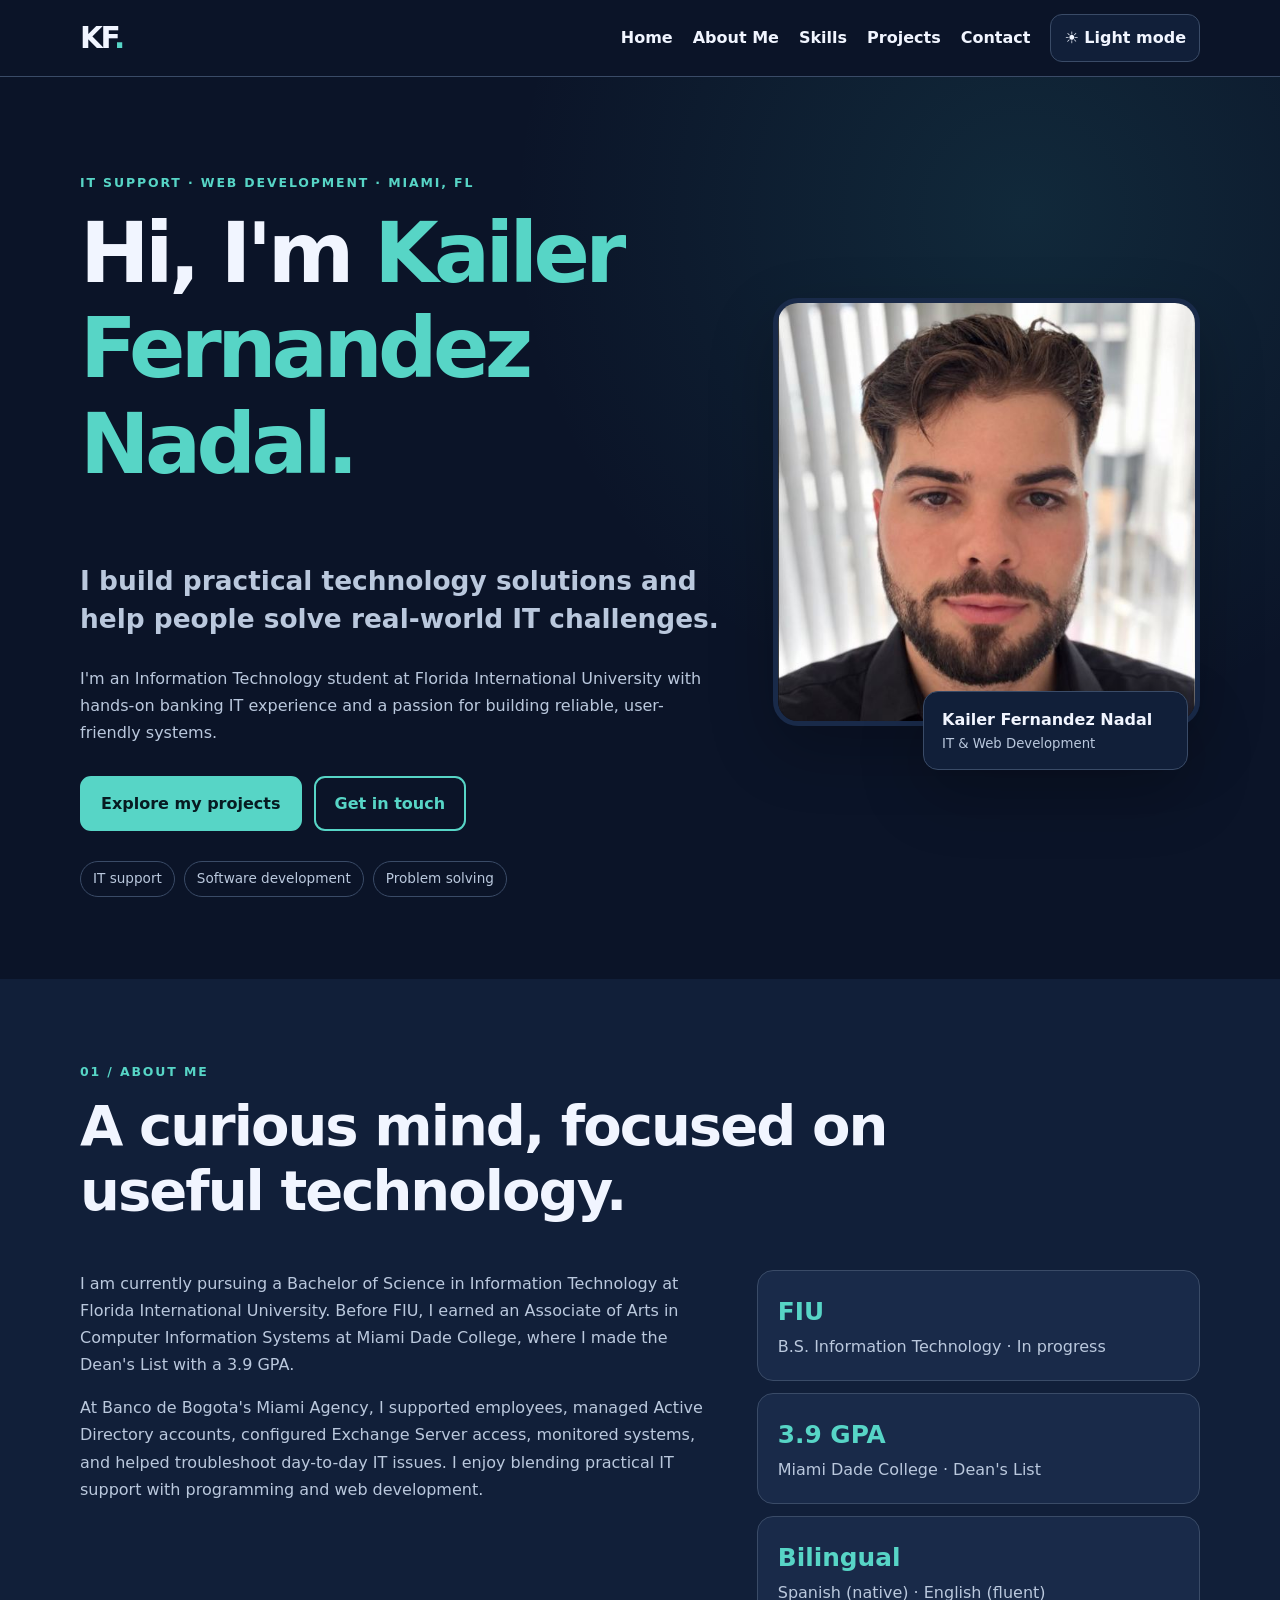
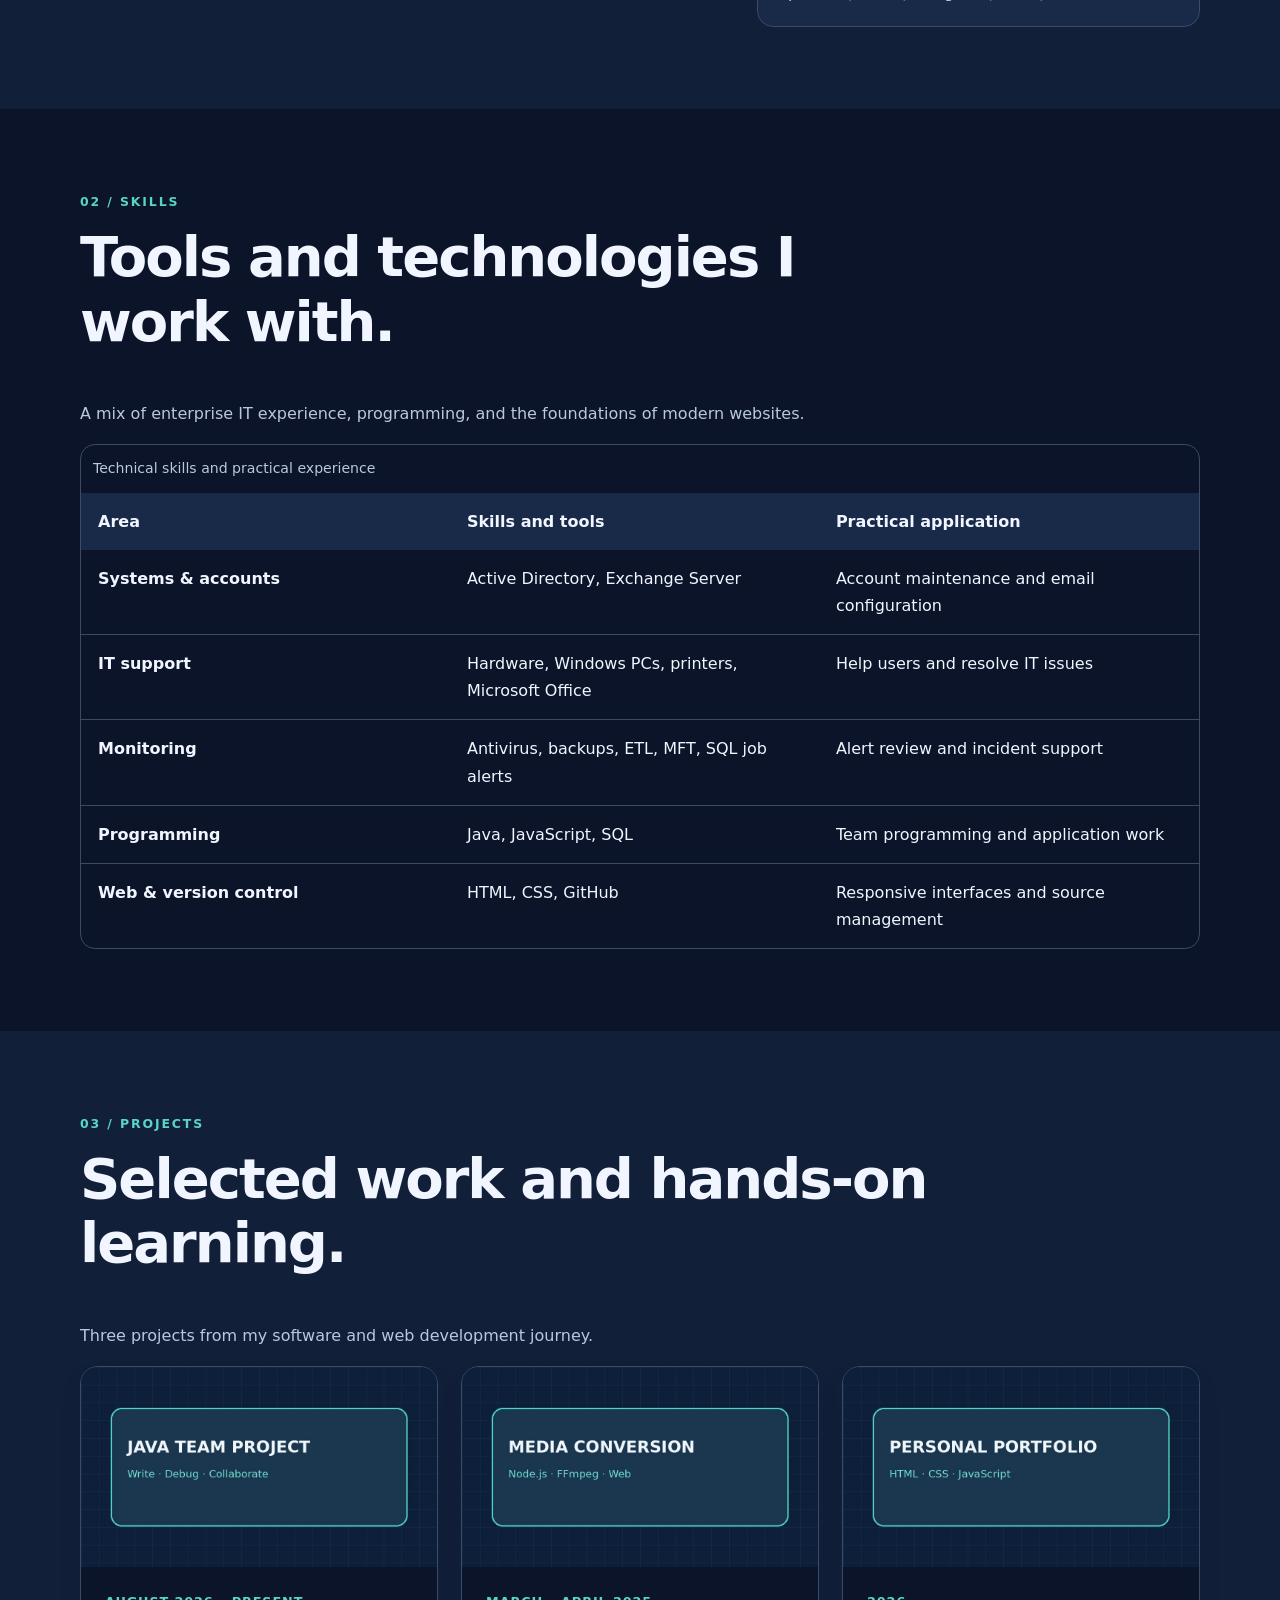
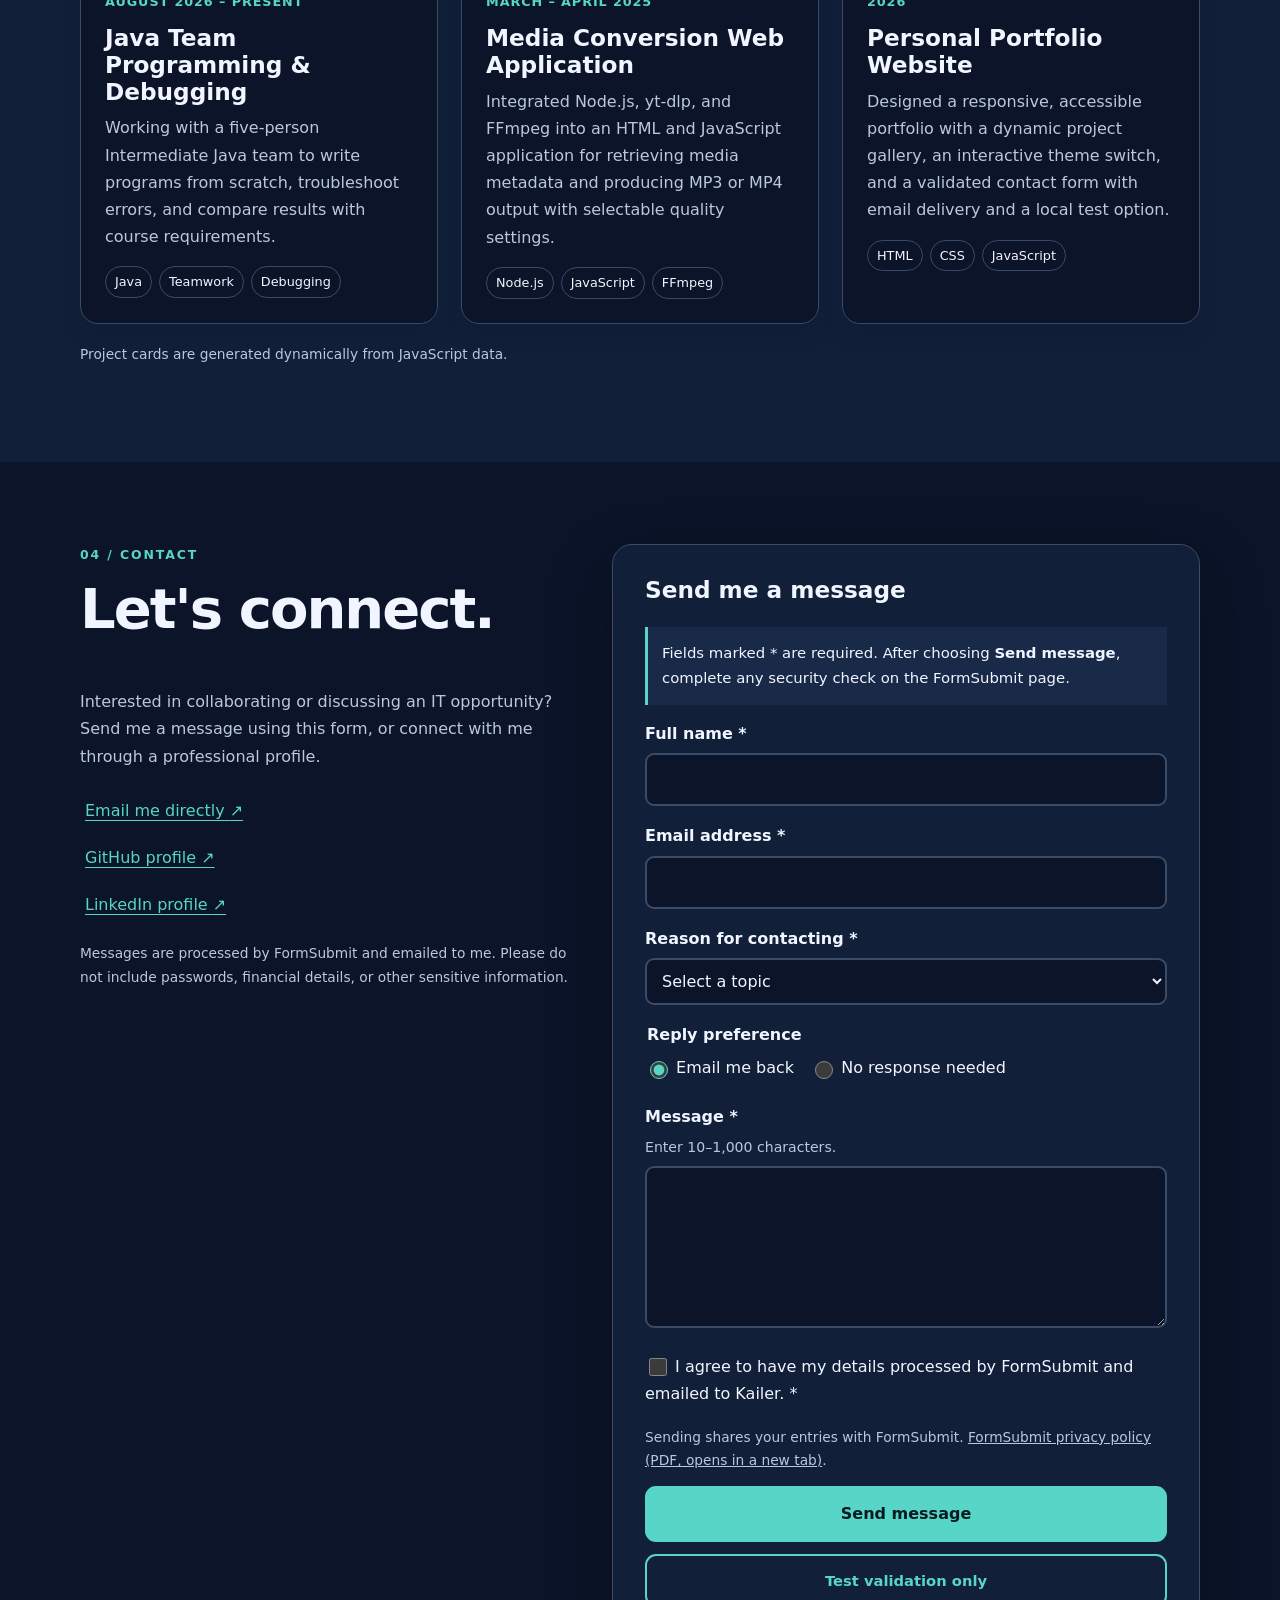
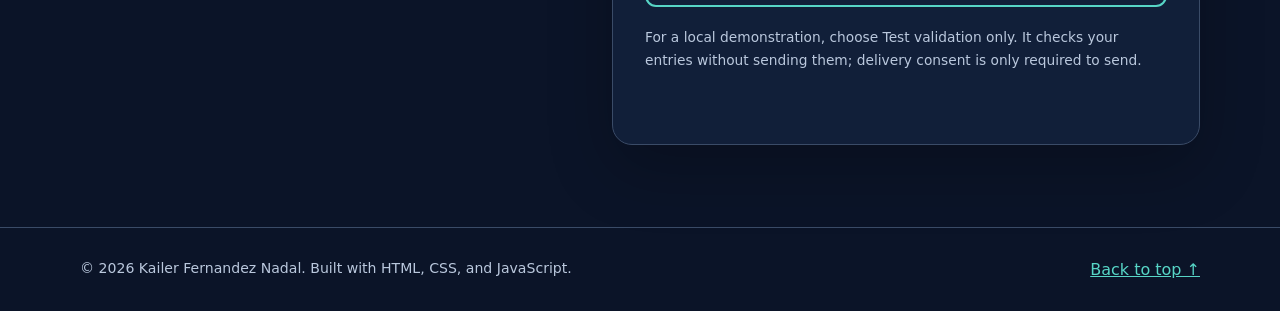
<file: index.html>
<!DOCTYPE html>
<html lang="en">
<head>
<meta charset="UTF-8">
<meta name="viewport" content="width=device-width, initial-scale=1">
<meta name="description" content="Kailer Fernandez Nadal's IT and web development portfolio showcasing skills, experience, and programming projects.">
<meta name="theme-color" content="#0c1730">
<title>Kailer Fernandez Nadal | IT & Web Development Portfolio</title>
<link rel="stylesheet" href="style.css">
<script src="script.js" defer></script>
</head>
<body>
<a class="skip-link" href="#main-content">Skip to main content</a>
<header class="site-header">
<div class="container header-inner">
<a class="brand" href="#home" aria-label="Kailer Fernandez Nadal, Home">KF<span>.</span></a>
<button id="menu-button" class="menu-button" type="button" aria-controls="primary-navigation" aria-expanded="false"><span id="menu-label">Menu</span> <span id="menu-icon" aria-hidden="true">☰</span></button>
<nav id="primary-navigation" class="navigation" aria-label="Primary navigation">
<a href="#home">Home</a><a href="#about">About Me</a><a href="#skills">Skills</a><a href="#projects">Projects</a><a href="#contact">Contact</a>
</nav>
<button id="theme-button" type="button" class="theme-button" aria-label="Switch to light theme">☀ Light mode</button>
</div>
</header>
<main id="main-content" tabindex="-1">
<section id="home" tabindex="-1" class="hero section">
<div class="container hero-layout">
<div class="hero-copy"><p class="eyebrow">IT SUPPORT · WEB DEVELOPMENT · MIAMI, FL</p><h1>Hi, I'm <span>Kailer Fernandez Nadal.</span></h1><p class="lead">I build practical technology solutions and help people solve real-world IT challenges.</p><p>I'm an Information Technology student at Florida International University with hands-on banking IT experience and a passion for building reliable, user-friendly systems.</p><div class="actions"><a class="button primary" href="#projects">Explore my projects</a><a class="button secondary" href="#contact">Get in touch</a></div><div class="micro-points"><span>IT support</span><span>Software development</span><span>Problem solving</span></div></div>
<div class="portrait-wrap"><img class="portrait" src="images/profile.jpg" alt="Professional headshot of Kailer Fernandez Nadal wearing a black shirt" width="575" height="577" fetchpriority="high"><div class="portrait-label"><strong>Kailer Fernandez Nadal</strong><span>IT & Web Development</span></div></div>
</div></section>
<section id="about" tabindex="-1" class="section about-section"><div class="container"><p class="eyebrow">01 / ABOUT ME</p><h2>A curious mind, focused on useful technology.</h2><div class="about-grid"><div><p>I am currently pursuing a Bachelor of Science in Information Technology at Florida International University. Before FIU, I earned an Associate of Arts in Computer Information Systems at Miami Dade College, where I made the Dean's List with a 3.9 GPA.</p><p>At Banco de Bogota's Miami Agency, I supported employees, managed Active Directory accounts, configured Exchange Server access, monitored systems, and helped troubleshoot day-to-day IT issues. I enjoy blending practical IT support with programming and web development.</p></div><div class="highlights"><div><strong>FIU</strong><span>B.S. Information Technology · In progress</span></div><div><strong>3.9 GPA</strong><span>Miami Dade College · Dean's List</span></div><div><strong>Bilingual</strong><span>Spanish (native) · English (fluent)</span></div></div></div></div></section>
<section id="skills" tabindex="-1" class="section skills-section"><div class="container"><p class="eyebrow">02 / SKILLS</p><h2>Tools and technologies I work with.</h2><p class="section-intro">A mix of enterprise IT experience, programming, and the foundations of modern websites.</p><div class="table-scroll"><table><caption>Technical skills and practical experience</caption><thead><tr><th scope="col">Area</th><th scope="col">Skills and tools</th><th scope="col">Practical application</th></tr></thead><tbody><tr><th scope="row">Systems & accounts</th><td>Active Directory, Exchange Server</td><td>Account maintenance and email configuration</td></tr><tr><th scope="row">IT support</th><td>Hardware, Windows PCs, printers, Microsoft Office</td><td>Help users and resolve IT issues</td></tr><tr><th scope="row">Monitoring</th><td>Antivirus, backups, ETL, MFT, SQL job alerts</td><td>Alert review and incident support</td></tr><tr><th scope="row">Programming</th><td>Java, JavaScript, SQL</td><td>Team programming and application work</td></tr><tr><th scope="row">Web & version control</th><td>HTML, CSS, GitHub</td><td>Responsive interfaces and source management</td></tr></tbody></table></div></div></section>
<section id="projects" tabindex="-1" class="section projects-section"><div class="container"><div class="section-heading"><div><p class="eyebrow">03 / PROJECTS</p><h2>Selected work and hands-on learning.</h2></div><p>Three projects from my software and web development journey.</p></div><div id="project-gallery" class="project-gallery" aria-live="polite"></div><p class="small-note">Project cards are generated dynamically from JavaScript data.</p></div></section>
<section id="contact" tabindex="-1" class="section contact-section">
<div class="container contact-layout">
<div>
<p class="eyebrow">04 / CONTACT</p>
<h2>Let's connect.</h2>
<p>Interested in collaborating or discussing an IT opportunity? Send me a message using this form, or connect with me through a professional profile.</p>
<div class="social-links">
<a href="mailto:kailer.fernandez@yahoo.com">Email me directly <span aria-hidden="true">↗</span></a>
<a href="https://github.com/KailerF" target="_blank" rel="noopener noreferrer">GitHub profile <span aria-hidden="true">↗</span></a>
<a href="https://www.linkedin.com/in/kailer-fernandez-nadal-36563238a/" target="_blank" rel="noopener noreferrer">LinkedIn profile <span aria-hidden="true">↗</span></a>
</div>
<p class="small-note">Messages are processed by FormSubmit and emailed to me. Please do not include passwords, financial details, or other sensitive information.</p>
</div>
<form id="contact-form" class="contact-form" action="https://formsubmit.co/kailer.fernandez@yahoo.com" method="POST" aria-describedby="form-instructions contact-privacy">
<h3>Send me a message</h3>
<p id="form-instructions" class="form-instructions">Fields marked * are required. After choosing <strong>Send message</strong>, complete any security check on the FormSubmit page.</p>
<input type="hidden" name="_subject" value="New portfolio message for Kailer Fernandez Nadal">
<input type="hidden" name="_template" value="table">
<input type="hidden" name="_url" value="https://kailerf.github.io/">
<div class="form-trap" aria-hidden="true">
<label for="website-trap">Leave this field empty</label>
<input type="text" id="website-trap" name="_honey" tabindex="-1" autocomplete="off">
</div>
<div class="field">
<label for="full-name">Full name <span aria-hidden="true">*</span></label>
<input id="full-name" name="name" autocomplete="name" type="text" required minlength="2" maxlength="70" aria-describedby="name-error">
<p class="field-error" id="name-error"></p>
</div>
<div class="field">
<label for="email">Email address <span aria-hidden="true">*</span></label>
<input id="email" name="email" autocomplete="email" type="email" required maxlength="100" aria-describedby="email-error">
<p class="field-error" id="email-error"></p>
</div>
<div class="field">
<label for="topic">Reason for contacting <span aria-hidden="true">*</span></label>
<select id="topic" name="topic" required aria-describedby="topic-error">
<option value="">Select a topic</option>
<option value="Job opportunity">Job opportunity</option>
<option value="Project collaboration">Project collaboration</option>
<option value="General question">General question</option>
</select>
<p class="field-error" id="topic-error"></p>
</div>
<fieldset class="field">
<legend>Reply preference</legend>
<div class="radio-row">
<label><input type="radio" name="reply_preference" value="Please reply by email" checked> Email me back</label>
<label><input type="radio" name="reply_preference" value="No response needed"> No response needed</label>
</div>
</fieldset>
<div class="field">
<label for="message">Message <span aria-hidden="true">*</span></label>
<p id="message-help" class="field-help">Enter 10–1,000 characters.</p>
<textarea id="message" name="message" rows="5" required minlength="10" maxlength="1000" aria-describedby="message-help message-error"></textarea>
<p class="field-error" id="message-error"></p>
</div>
<div class="field checkbox-row">
<label><input id="contact-consent" name="consent" value="Agreed to FormSubmit processing and email delivery" type="checkbox" required aria-describedby="consent-error contact-privacy"> I agree to have my details processed by FormSubmit and emailed to Kailer. <span aria-hidden="true">*</span></label>
<p class="field-error" id="consent-error"></p>
</div>
<p id="contact-privacy" class="small-note">Sending shares your entries with FormSubmit. <a href="https://formsubmit.co/privacy.pdf" target="_blank" rel="noopener noreferrer">FormSubmit privacy policy (PDF, opens in a new tab)</a>.</p>
<div class="contact-actions">
<button id="send-button" class="button primary submit-button" type="submit">Send message</button>
<button id="validate-button" class="button secondary validation-button" type="button" aria-describedby="validation-help" hidden>Test validation only</button>
</div>
<p id="validation-help" class="small-note" hidden>For a local demonstration, choose Test validation only. It checks your entries without sending them; delivery consent is only required to send.</p>
<p id="form-feedback" role="status" aria-live="polite" aria-atomic="true" tabindex="-1"></p>
<noscript><p class="small-note">JavaScript is off. Your browser will check required fields before opening FormSubmit. The validation-only demonstration needs JavaScript.</p></noscript>
</form>
</div>
</section>
</main>
<footer class="footer"><div class="container footer-inner"><p>© <span id="year"></span> Kailer Fernandez Nadal. Built with HTML, CSS, and JavaScript.</p><a href="#home">Back to top ↑</a></div></footer>
</body>
</html>
</file>
<file: style.css>
:root{color-scheme:dark;--bg:#0b1428;--surface:#111f39;--surface-2:#192a49;--text:#f1f5ff;--muted:#bac8dd;--accent:#57d5c6;--accent-ink:#071b22;--border:#3a4b67;--error:#ffb4ad;--shadow:0 24px 65px rgba(0,0,0,.24)}
:root[data-theme="light"]{color-scheme:light;--bg:#f5f8fd;--surface:#fff;--surface-2:#eaf0f7;--text:#14243b;--muted:#425575;--accent:#087c75;--accent-ink:#fff;--border:#a8bbd1;--error:#a7271c;--shadow:0 20px 55px rgba(35,64,90,.1)}
*{box-sizing:border-box}html{scroll-behavior:smooth;scroll-padding-top:95px}body{margin:0;font-family:system-ui,-apple-system,"Segoe UI",Arial,sans-serif;background:var(--bg);color:var(--text);line-height:1.7}a{color:inherit}button,input,select,textarea{font:inherit}button{cursor:pointer}img{max-width:100%;height:auto}h1,h2,h3,p{margin-top:0}h1,h2,h3{line-height:1.15}h1{font-size:clamp(2.6rem,9vw,5.2rem);letter-spacing:-.055em}h1 span{color:var(--accent)}h2{font-size:clamp(2rem,6vw,3.5rem);letter-spacing:-.035em;max-width:850px}h3{font-size:1.45rem}.container{width:min(1120px,calc(100% - 36px));margin-inline:auto}.section{padding:82px 0}.eyebrow{font-size:.78rem;font-weight:800;letter-spacing:.15em;color:var(--accent)}.skip-link{position:absolute;z-index:50;top:-100px;left:14px;padding:12px 20px;background:var(--accent);color:var(--accent-ink)}.skip-link:focus{top:10px}:focus-visible{outline:3px solid var(--accent);outline-offset:4px}.site-header{position:sticky;top:0;z-index:20;background:var(--bg);border-bottom:1px solid var(--border)}.header-inner{display:flex;align-items:center;flex-wrap:wrap;gap:10px;min-height:76px;padding-block:12px}.brand{font-size:1.85rem;font-weight:850;letter-spacing:-.08em;text-decoration:none;margin-right:auto}.brand span{color:var(--accent)}.menu-button,.theme-button{padding:9px 13px;border:1px solid var(--border);border-radius:12px;background:var(--surface);color:var(--text);font-weight:650;min-height:44px}.navigation{display:none;flex-basis:100%;order:3;flex-direction:column;padding:10px 0;gap:4px}.navigation.open{display:flex}.navigation a{text-decoration:none;font-weight:700;padding:11px 13px;border-radius:8px}.navigation a:hover,.navigation a:focus-visible,.social-links a:hover{background:var(--surface-2);color:var(--accent)}.hero{padding-top:95px;background:radial-gradient(circle at 80% 15%,rgba(53,169,170,.14),transparent 40%)}.hero-layout{display:grid;gap:52px;align-items:center}.hero-copy{max-width:690px}.hero .lead{font-size:clamp(1.2rem,3.3vw,1.65rem);font-weight:650;line-height:1.45}.hero-copy>p:not(.eyebrow){color:var(--muted)}.actions{display:flex;gap:12px;flex-wrap:wrap;margin:30px 0}.button{display:inline-flex;justify-content:center;align-items:center;min-height:47px;padding:12px 19px;border-radius:11px;font-weight:800;text-decoration:none;border:2px solid var(--accent);transition:transform .18s ease,background .18s ease}.button:hover{transform:translateY(-2px)}.button:active{transform:translateY(0)}.primary{background:var(--accent);color:var(--accent-ink)}.secondary{color:var(--accent);background:transparent}.micro-points{display:flex;flex-wrap:wrap;gap:9px}.micro-points span{border:1px solid var(--border);padding:5px 12px;border-radius:999px;font-size:.85rem;color:var(--muted)}.portrait-wrap{position:relative;margin-inline:auto;width:min(100%,440px)}.portrait{display:block;border-radius:25px;aspect-ratio:1/1;object-fit:cover;box-shadow:var(--shadow);border:5px solid var(--surface-2)}.portrait-label{position:relative;margin:-35px 12px 0 auto;padding:14px 18px;max-width:265px;border-radius:15px;background:var(--surface);border:1px solid var(--border);box-shadow:var(--shadow)}.portrait-label strong,.portrait-label span{display:block}.portrait-label span{font-size:.83rem;color:var(--muted)}.about-section,.projects-section{background:var(--surface)}.about-grid{display:grid;gap:34px}.about-grid p,.section-intro,.section-heading>p,.contact-layout>div>p:not(.eyebrow){color:var(--muted)}.highlights{display:grid;gap:12px}.highlights>div{background:var(--surface-2);border:1px solid var(--border);border-radius:16px;padding:20px}.highlights strong{display:block;font-size:1.55rem;color:var(--accent)}.highlights span{color:var(--muted)}.table-scroll{overflow-x:auto;border-radius:15px;border:1px solid var(--border)}table{width:100%;border-collapse:collapse;table-layout:fixed;text-align:left;font-size:.88rem}thead th:first-child{width:33%}thead th:nth-child(2){width:33%}thead th:nth-child(3){width:34%}caption{padding:12px;text-align:left;font-size:.88rem;color:var(--muted)}th,td{padding:12px 6px;border-bottom:1px solid var(--border);vertical-align:top;overflow-wrap:anywhere}thead th{background:var(--surface-2)}tbody th{font-weight:750}tr:last-child td,tr:last-child th{border-bottom:none}.project-gallery{display:grid;gap:23px}.project-card{background:var(--bg);border:1px solid var(--border);border-radius:18px;overflow:hidden;box-shadow:0 12px 24px rgba(0,0,0,.07)}.project-card img{display:block;width:100%;aspect-ratio:16/9;object-fit:cover}.project-body{padding:24px}.project-body h3{margin-bottom:9px}.project-body p{color:var(--muted)}.project-meta{font-size:.8rem;font-weight:800;color:var(--accent)!important;text-transform:uppercase;letter-spacing:.07em}.tags{display:flex;gap:7px;flex-wrap:wrap}.tags span{font-size:.8rem;border:1px solid var(--border);padding:4px 9px;border-radius:100px}.small-note{font-size:.86rem;color:var(--muted);margin-top:19px}.contact-layout{display:grid;gap:42px}.social-links{display:flex;flex-direction:column;align-items:flex-start;gap:10px;margin-top:22px}.social-links a{color:var(--accent);text-decoration:underline;text-underline-offset:4px;padding:5px}.contact-form{padding:24px;background:var(--surface);border:1px solid var(--border);border-radius:20px;box-shadow:var(--shadow)}.form-instructions{padding:14px;border-left:3px solid var(--accent);background:var(--surface-2);color:var(--text);font-size:.93rem}.field-help{margin:0 0 6px;font-size:.88rem;color:var(--muted)}.field{margin:0 0 16px;border:0;padding:0}.field label,.field legend{display:block;font-weight:700;margin-bottom:6px}.field input:not([type="radio"]):not([type="checkbox"]),.field select,.field textarea{width:100%;background:var(--bg);color:var(--text);border:2px solid var(--border);border-radius:9px;padding:11px;min-height:45px}.field textarea{resize:vertical}.radio-row{display:flex;gap:16px;flex-wrap:wrap}.radio-row label{font-weight:500}.checkbox-row label{font-weight:500}.field input[type="checkbox"],.field input[type="radio"]{accent-color:var(--accent);width:18px;height:18px;vertical-align:middle}.field [aria-invalid="true"]{border-color:var(--error)!important}.field-error{font-size:.88rem;color:var(--error);margin:4px 0 0}.submit-button{width:100%}#form-feedback{font-weight:750;min-height:1.6em;margin:10px 0 0}#form-feedback.error{color:var(--error)}#form-feedback.success{color:var(--accent)}.footer{border-top:1px solid var(--border);padding:28px 0}.footer-inner{display:flex;gap:8px;justify-content:space-between;align-items:center;flex-wrap:wrap}.footer p{margin:0;font-size:.88rem;color:var(--muted)}.footer a{color:var(--accent)}@media(min-width:768px){table{font-size:1rem}th,td{padding:15px 17px}.hero-layout{grid-template-columns:1.2fr .8fr}.about-grid{grid-template-columns:1.45fr 1fr}.project-gallery{grid-template-columns:repeat(2,minmax(0,1fr))}.contact-layout{grid-template-columns:1fr 1.2fr}.contact-form{padding:32px}}@media(min-width:1020px){.header-inner{flex-wrap:nowrap}.menu-button{display:none}.navigation,.navigation.open{display:flex;flex-direction:row;flex-basis:auto;order:0;gap:0;padding:0}.navigation a{padding:10px}.project-gallery{grid-template-columns:repeat(3,minmax(0,1fr))}}@media(prefers-reduced-motion:reduce){html{scroll-behavior:auto}*,*:before,*:after{transition-duration:.01ms!important;animation-duration:.01ms!important}}

.form-trap{display:none!important}.contact-actions{display:grid;gap:12px}.validation-button{width:100%;font-size:.92rem}.validation-button[hidden]{display:none}.contact-form button:disabled{cursor:wait;opacity:.75;transform:none}.contact-form .small-note a,.contact-layout .social-links a{overflow-wrap:anywhere}#form-feedback.pending{color:var(--muted)}
</file>
